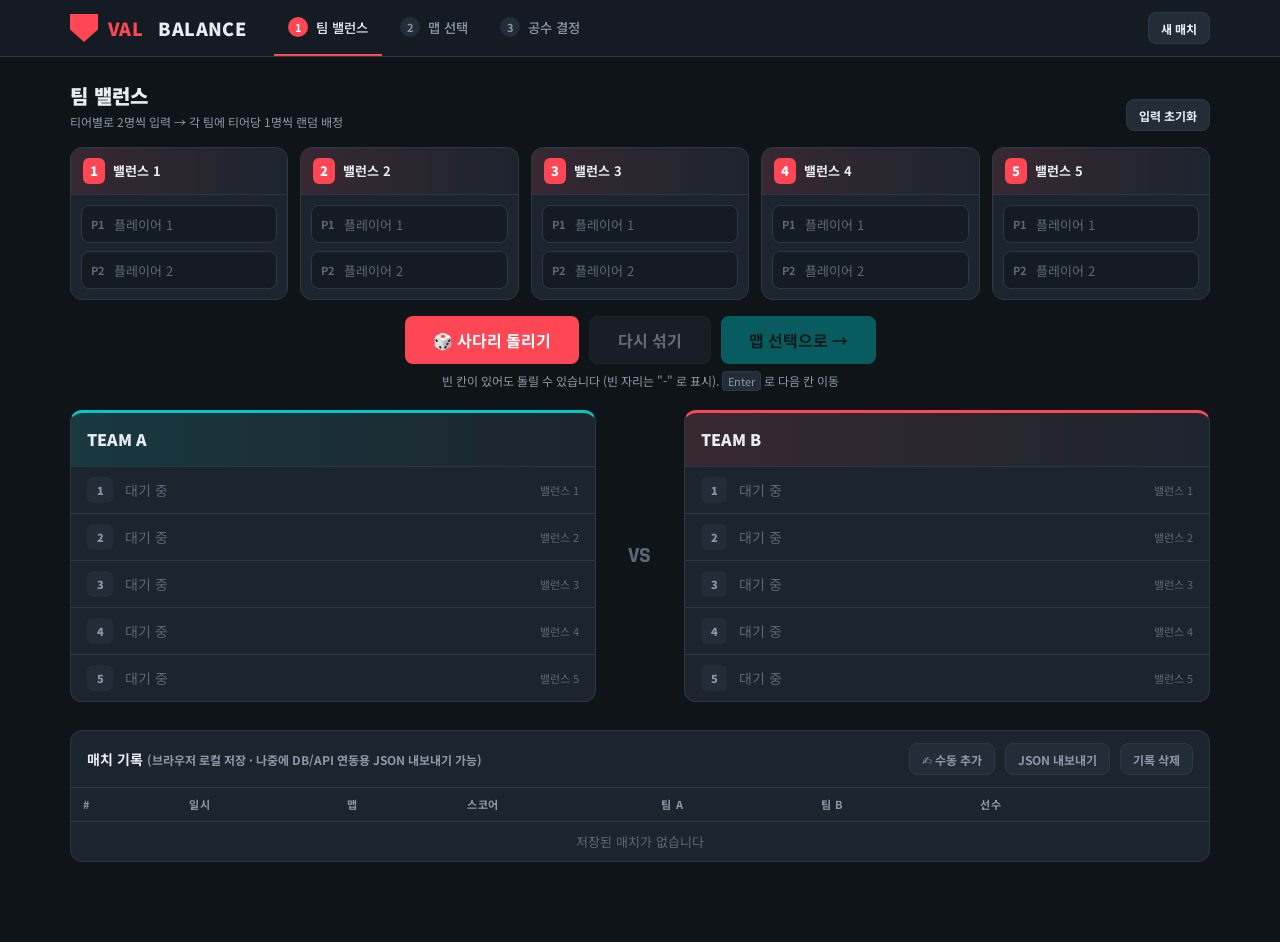
<file: valorant-balance.html>
<!DOCTYPE html>
<html lang="ko">
<head>
<meta charset="UTF-8">
<meta name="viewport" content="width=device-width, initial-scale=1.0">
<title>VAL Balance — 팀 밸런스 사다리</title>
<link rel="preconnect" href="https://fonts.googleapis.com">
<link href="https://fonts.googleapis.com/css2?family=Noto+Sans+KR:wght@400;500;700;900&family=Rajdhani:wght@600;700&display=swap" rel="stylesheet">
<style>
  :root{
    --bg:#0f1419; --bg2:#151b22; --card:#1c242d; --card2:#232d38; --line:#2c3845;
    --text:#e8edf3; --sub:#8b98a8; --muted:#5b6876;
    --red:#ff4655; --red2:#ff6b77; --teal:#00c8c8; --teal2:#3ee0e0; --gold:#f5c451; --green:#3ddc84;
    --atk:#ff4655; --def:#3b9cff;
    --radius:12px;
  }
  *{box-sizing:border-box;margin:0;padding:0}
  html,body{background:var(--bg);color:var(--text);font-family:'Noto Sans KR',system-ui,-apple-system,sans-serif;font-size:14px;line-height:1.5}
  button{font-family:inherit;cursor:pointer;border:none;background:none;color:inherit}
  input{font-family:inherit;color:inherit}
  input:focus,button:focus-visible{outline:2px solid var(--teal);outline-offset:1px}
  .rj{font-family:'Rajdhani','Noto Sans KR',sans-serif;letter-spacing:.04em}

  /* ===== header ===== */
  header{position:sticky;top:0;z-index:50;background:var(--bg2);border-bottom:1px solid var(--line)}
  .hwrap{max-width:1180px;margin:0 auto;padding:0 20px;height:56px;display:flex;align-items:center;gap:28px}
  .logo{display:flex;align-items:center;gap:10px;font-weight:900;font-size:18px;letter-spacing:.02em;white-space:nowrap}
  .logo .mark{width:28px;height:28px;background:var(--red);clip-path:polygon(0 0,100% 0,100% 55%,50% 100%,0 55%);display:inline-block}
  .logo span.v{color:var(--red)}
  nav{display:flex;gap:4px;height:100%}
  nav .tab{height:100%;padding:0 14px;display:flex;align-items:center;gap:8px;color:var(--sub);font-weight:500;border-bottom:2px solid transparent;transition:.15s}
  nav .tab .n{width:20px;height:20px;border-radius:50%;background:var(--card2);color:var(--sub);display:inline-flex;align-items:center;justify-content:center;font-size:11px;font-weight:700}
  nav .tab.active{color:var(--text);border-bottom-color:var(--red)}
  nav .tab.active .n{background:var(--red);color:#fff}
  nav .tab.done .n{background:var(--teal);color:#06282a}
  nav .tab.done .n::before{content:'✓'}
  nav .tab.done .n span{display:none}
  .hright{margin-left:auto;display:flex;gap:8px;align-items:center}

  /* ===== layout ===== */
  main{max-width:1180px;margin:0 auto;padding:24px 20px 80px}
  section.step{display:none;animation:fade .25s ease}
  section.step.show{display:block}
  @keyframes fade{from{opacity:0;transform:translateY(6px)}to{opacity:1;transform:none}}
  .sec-head{display:flex;align-items:flex-end;justify-content:space-between;margin-bottom:16px;gap:12px;flex-wrap:wrap}
  .sec-head h2{font-size:20px;font-weight:900}
  .sec-head h2 small{display:block;font-size:12px;color:var(--sub);font-weight:400;margin-top:2px}
  .card{background:var(--card);border:1px solid var(--line);border-radius:var(--radius)}
  .card .ch{padding:12px 16px;border-bottom:1px solid var(--line);display:flex;align-items:center;justify-content:space-between;gap:8px}
  .card .ch h3{font-size:14px;font-weight:700}
  .card .cb{padding:16px}

  /* ===== buttons ===== */
  .btn{display:inline-flex;align-items:center;justify-content:center;gap:8px;height:40px;padding:0 18px;border-radius:8px;font-weight:700;font-size:14px;transition:.15s;white-space:nowrap}
  .btn:disabled{opacity:.4;cursor:not-allowed}
  .btn.primary{background:var(--red);color:#fff}
  .btn.primary:hover:not(:disabled){background:var(--red2)}
  .btn.teal{background:var(--teal);color:#06282a}
  .btn.teal:hover:not(:disabled){background:var(--teal2)}
  .btn.ghost{background:var(--card2);color:var(--text);border:1px solid var(--line)}
  .btn.ghost:hover:not(:disabled){border-color:var(--sub)}
  .btn.sm{height:32px;padding:0 12px;font-size:12px}
  .btn.lg{height:48px;padding:0 28px;font-size:16px}
  .btn-row{display:flex;gap:10px;flex-wrap:wrap;align-items:center}

  /* ===== step 1: tiers ===== */
  .tier-grid{display:grid;grid-template-columns:repeat(5,1fr);gap:12px}
  .tier{background:var(--card);border:1px solid var(--line);border-radius:var(--radius);overflow:hidden}
  .tier .th{padding:10px 12px;display:flex;align-items:center;gap:8px;border-bottom:1px solid var(--line);background:linear-gradient(90deg,rgba(255,70,85,.12),transparent)}
  .tier .th .badge{width:26px;height:26px;border-radius:6px;background:var(--red);color:#fff;font-weight:900;display:flex;align-items:center;justify-content:center;font-size:13px}
  .tier .th input{background:transparent;border:none;font-weight:700;font-size:13px;width:100%;padding:2px 0;border-bottom:1px dashed transparent}
  .tier .th input:hover,.tier .th input:focus{border-bottom-color:var(--muted);outline:none}
  .tier .tb{padding:10px;display:flex;flex-direction:column;gap:8px}
  .pin{position:relative}
  .pin input{width:100%;height:38px;background:var(--bg2);border:1px solid var(--line);border-radius:8px;padding:0 10px 0 32px;font-size:13px}
  .pin input::placeholder{color:var(--muted)}
  .pin input:focus{border-color:var(--teal)}
  .pin::before{content:attr(data-i);position:absolute;left:10px;top:50%;transform:translateY(-50%);font-size:11px;color:var(--muted);font-weight:700}

  .team-wrap{display:grid;grid-template-columns:1fr 64px 1fr;gap:12px;margin-top:20px;align-items:stretch}
  .team{background:var(--card);border:1px solid var(--line);border-radius:var(--radius);overflow:hidden;position:relative}
  .team.a{border-top:3px solid var(--teal)}
  .team.b{border-top:3px solid var(--red)}
  .team .th{padding:12px 16px;display:flex;align-items:center;justify-content:space-between;border-bottom:1px solid var(--line)}
  .team .th input{background:transparent;border:none;font-size:16px;font-weight:900;width:100%;border-bottom:1px dashed transparent;padding:2px 0}
  .team .th input:hover,.team .th input:focus{border-bottom-color:var(--muted);outline:none}
  .team.a .th{background:linear-gradient(90deg,rgba(0,200,200,.12),transparent)}
  .team.b .th{background:linear-gradient(90deg,rgba(255,70,85,.12),transparent)}
  .side-tag{font-size:11px;font-weight:900;padding:3px 8px;border-radius:4px;letter-spacing:.08em;display:none}
  .side-tag.atk{background:var(--atk);color:#fff;display:inline-block}
  .side-tag.def{background:var(--def);color:#fff;display:inline-block}
  .team ul{list-style:none}
  .team li{display:flex;align-items:center;gap:12px;padding:10px 16px;border-bottom:1px solid var(--line)}
  .team li:last-child{border-bottom:none}
  .team li .t{width:26px;height:26px;border-radius:6px;background:var(--card2);color:var(--sub);font-size:11px;font-weight:900;display:flex;align-items:center;justify-content:center;flex-shrink:0}
  .team li .nm{font-weight:700;font-size:14px;min-height:21px}
  .team li .nm.empty{color:var(--muted);font-weight:400}
  .team li .nm.rolling{color:var(--gold)}
  .team li .tl{margin-left:auto;font-size:11px;color:var(--muted)}
  .vs{display:flex;align-items:center;justify-content:center;font-weight:900;font-size:22px;color:var(--muted)}
  .vs.done{color:var(--gold)}

  /* ladder lines */
  .ladder{position:absolute;inset:0;pointer-events:none;opacity:0;transition:.2s}
  .ladder.on{opacity:.25}
  .ladder i{position:absolute;left:0;right:0;height:1px;background:repeating-linear-gradient(90deg,var(--teal) 0 6px,transparent 6px 12px);animation:slide .4s linear infinite}
  @keyframes slide{to{background-position:12px 0}}

  /* ===== step 2: map ===== */
  .map-layout{display:grid;grid-template-columns:1fr 340px;gap:16px}
  .map-stage{min-height:360px;border-radius:var(--radius);border:1px solid var(--line);position:relative;overflow:hidden;display:flex;flex-direction:column;justify-content:flex-end;padding:28px;background:var(--card)}
  .map-stage::before{content:'';position:absolute;inset:0;background:var(--mapbg,linear-gradient(135deg,#1c242d,#0f1419));transition:background .3s}
  .map-stage::after{content:'';position:absolute;inset:0;background:linear-gradient(180deg,transparent 30%,rgba(10,14,18,.92));}
  .map-stage .grid-bg{position:absolute;inset:0;background-image:linear-gradient(rgba(255,255,255,.04) 1px,transparent 1px),linear-gradient(90deg,rgba(255,255,255,.04) 1px,transparent 1px);background-size:40px 40px}
  .map-stage>*{position:relative;z-index:1}
  .map-stage .lbl{font-size:12px;color:var(--sub);font-weight:700;letter-spacing:.2em;text-transform:uppercase}
  .map-stage .mname{font-size:56px;font-weight:700;line-height:1;margin:6px 0 4px;letter-spacing:.06em;text-transform:uppercase}
  .map-stage .mname.rolling{color:var(--gold)}
  .map-stage .mname.locked{color:var(--teal)}
  .map-stage .mko{font-size:16px;color:var(--sub);font-weight:500}
  .map-stage .lock{position:absolute;top:18px;right:18px;background:var(--teal);color:#06282a;font-weight:900;font-size:12px;padding:4px 10px;border-radius:4px;letter-spacing:.1em;display:none}
  .map-stage.locked .lock{display:block}
  .pool{display:flex;flex-direction:column;gap:6px}
  .chip{display:flex;align-items:center;gap:10px;padding:8px 10px;border-radius:8px;border:1px solid var(--line);background:var(--bg2);transition:.15s;text-align:left;width:100%}
  .chip:hover{border-color:var(--sub)}
  .chip .sw{width:10px;height:10px;border-radius:2px;background:var(--mc,#888);flex-shrink:0}
  .chip .en{font-weight:700;font-size:13px;letter-spacing:.04em}
  .chip .ko{color:var(--sub);font-size:12px;margin-left:auto}
  .chip .ck{width:16px;height:16px;border-radius:4px;border:1px solid var(--muted);display:flex;align-items:center;justify-content:center;font-size:10px;flex-shrink:0}
  .chip.on .ck{background:var(--teal);border-color:var(--teal);color:#06282a}
  .chip.on .ck::before{content:'✓'}
  .chip.off{opacity:.45}
  .chip.hot{border-color:var(--gold);background:rgba(245,196,81,.08)}

  /* ===== step 3: side ===== */
  .side-layout{display:grid;grid-template-columns:1fr auto 1fr;gap:20px;align-items:center;margin-top:8px}
  .side-card{border-radius:var(--radius);border:1px solid var(--line);background:var(--card);padding:24px;text-align:center;min-height:200px;display:flex;flex-direction:column;justify-content:center;gap:8px;transition:.3s}
  .side-card .tn{font-size:18px;font-weight:900}
  .side-card .sd{font-size:40px;font-weight:700;letter-spacing:.1em;color:var(--muted)}
  .side-card .sk{font-size:13px;color:var(--sub)}
  .side-card.atk{border-color:var(--atk);background:linear-gradient(180deg,rgba(255,70,85,.14),var(--card))}
  .side-card.atk .sd{color:var(--atk)}
  .side-card.def{border-color:var(--def);background:linear-gradient(180deg,rgba(59,156,255,.14),var(--card))}
  .side-card.def .sd{color:var(--def)}
  .coin{width:120px;height:120px;perspective:600px}
  .coin .inner{width:100%;height:100%;position:relative;transform-style:preserve-3d;transition:transform 1.6s cubic-bezier(.2,.8,.2,1)}
  .coin .f{position:absolute;inset:0;border-radius:50%;display:flex;align-items:center;justify-content:center;font-weight:700;font-size:30px;letter-spacing:.1em;backface-visibility:hidden;border:4px solid rgba(255,255,255,.15)}
  .coin .f.atk{background:var(--atk);color:#fff}
  .coin .f.def{background:var(--def);color:#fff;transform:rotateY(180deg)}
  .coin.idle .inner{transform:rotateY(90deg)}

  /* ===== summary ===== */
  .summary{margin-top:20px;border-radius:var(--radius);border:1px solid var(--line);background:var(--card);overflow:hidden}
  .summary .sh{padding:12px 16px;border-bottom:1px solid var(--line);display:flex;justify-content:space-between;align-items:center;gap:8px;flex-wrap:wrap}
  .summary .sh h3{font-size:14px;font-weight:700}
  .sum-grid{display:grid;grid-template-columns:1fr 1fr;gap:0}
  .sum-team{padding:16px}
  .sum-team+.sum-team{border-left:1px solid var(--line)}
  .sum-team .ht{display:flex;align-items:center;gap:8px;margin-bottom:10px;font-weight:900;font-size:15px}
  .sum-team .pl{display:flex;justify-content:space-between;padding:6px 0;border-bottom:1px dashed var(--line);font-size:13px}
  .sum-team .pl:last-child{border-bottom:none}
  .sum-team .pl .tt{color:var(--muted);font-size:11px}
  .sum-map{padding:12px 16px;border-top:1px solid var(--line);display:flex;align-items:center;gap:12px;font-weight:700}
  .sum-map .dot{width:10px;height:10px;border-radius:2px}
  pre.copybox{display:none}

  /* ===== history ===== */
  .hist{margin-top:28px}
  .hist table{width:100%;border-collapse:collapse;font-size:13px}
  .hist th{font-size:11px;color:var(--sub);font-weight:700;text-align:left;padding:8px 12px;border-bottom:1px solid var(--line);letter-spacing:.06em}
  .hist td{padding:10px 12px;border-bottom:1px solid var(--line);vertical-align:middle}
  .hist tr:last-child td{border-bottom:none}
  .hist .mp{font-weight:700}
  .hist .sm{font-size:12px;color:var(--sub)}
  .pill{display:inline-block;font-size:10px;font-weight:900;padding:2px 6px;border-radius:3px;color:#fff;letter-spacing:.06em}
  .pill.atk{background:var(--atk)}.pill.def{background:var(--def)}
  .empty-row{color:var(--muted);text-align:center;padding:24px}

  /* ===== score ===== */
  .sum-score{padding:14px 16px;border-top:1px solid var(--line);display:flex;align-items:center;justify-content:center;gap:12px}
  .sum-score .sc-name{font-weight:700;font-size:13px;color:var(--sub);max-width:140px;overflow:hidden;text-overflow:ellipsis;white-space:nowrap}
  .sum-score input{width:70px;height:46px;background:var(--bg2);border:1px solid var(--line);border-radius:8px;text-align:center;font-size:22px;font-weight:700;font-family:'Rajdhani','Noto Sans KR',sans-serif}
  .sum-score input:focus{border-color:var(--teal);outline:none}
  .sum-score input::-webkit-outer-spin-button,.sum-score input::-webkit-inner-spin-button{-webkit-appearance:none;margin:0}
  .sum-score input[type=number]{-moz-appearance:textfield;appearance:textfield}
  .sum-score .sc-colon{font-size:20px;font-weight:900;color:var(--muted)}
  .hist td.score{font-weight:700;white-space:nowrap;font-size:14px;cursor:pointer}
  .hist td.score:hover{background:rgba(255,255,255,.03)}
  .hist td.score .w{color:var(--gold)}
  .hist td.score input{width:44px;height:28px;background:var(--bg2);border:1px solid var(--line);border-radius:6px;text-align:center;font-size:13px;font-weight:700}
  .hist td.score input:focus{border-color:var(--teal);outline:none}
  .hist td.mp{cursor:pointer}
  .hist td.mp:hover{background:rgba(255,255,255,.03)}
  .hist td.mp select{height:28px;background:var(--bg2);border:1px solid var(--line);border-radius:6px;font-size:12px;color:var(--text);padding:0 6px;color-scheme:dark}
  .hist td.mp select:focus{border-color:var(--teal);outline:none}
  .hist td.dt{cursor:pointer}
  .hist td.dt:hover{background:rgba(255,255,255,.03)}
  .hist td.dt input{height:28px;background:var(--bg2);border:1px solid var(--line);border-radius:6px;font-size:12px;color:var(--text);padding:0 6px;color-scheme:dark}
  .hist td.dt input:focus{border-color:var(--teal);outline:none}

  /* ===== manual add ===== */
  [hidden]{display:none!important}
  .manual-form{padding:14px 16px;border-bottom:1px solid var(--line);background:var(--bg2)}
  .mf-grid{display:grid;grid-template-columns:repeat(4,1fr);gap:10px}
  .mf-grid label{display:flex;flex-direction:column;gap:4px;font-size:11px;color:var(--sub);font-weight:700}
  .mf-grid label.wide{grid-column:span 2}
  .mf-grid input,.mf-grid select{height:36px;background:var(--card);border:1px solid var(--line);border-radius:8px;padding:0 10px;font-size:13px;color:var(--text);color-scheme:dark;width:100%}
  .mf-grid input:focus,.mf-grid select:focus{border-color:var(--teal);outline:none}
  .mf-score{display:flex;align-items:center;gap:6px}
  .mf-score input{text-align:center}
  .mf-score span{color:var(--muted);font-weight:900}

  .toast{position:fixed;left:50%;bottom:28px;transform:translateX(-50%) translateY(20px);background:var(--card2);border:1px solid var(--line);padding:10px 18px;border-radius:8px;font-weight:700;opacity:0;transition:.2s;pointer-events:none;z-index:99}
  .toast.on{opacity:1;transform:translateX(-50%)}
  .hint{font-size:12px;color:var(--sub)}
  .kbd{font-size:11px;background:var(--card2);border:1px solid var(--line);border-radius:4px;padding:1px 5px;color:var(--sub)}

  @media (max-width:980px){
    .tier-grid{grid-template-columns:repeat(2,1fr)}
    .map-layout{grid-template-columns:1fr}
    .map-stage .mname{font-size:40px}
  }
  @media (max-width:640px){
    .hwrap{gap:12px;padding:0 12px}
    nav .tab{padding:0 8px;font-size:12px}
    nav .tab .lbl{display:none}
    main{padding:16px 12px 60px}
    .tier-grid{grid-template-columns:1fr}
    .team-wrap{grid-template-columns:1fr;gap:8px}
    .vs{height:28px}
    .side-layout{grid-template-columns:1fr}
    .coin{margin:0 auto}
    .sum-grid{grid-template-columns:1fr}
    .sum-team+.sum-team{border-left:none;border-top:1px solid var(--line)}
    .hist .hide-m{display:none}
    .mf-grid{grid-template-columns:1fr 1fr}
  }
</style>
</head>
<body>

<header>
  <div class="hwrap">
    <div class="logo"><span class="mark"></span><span class="v">VAL</span>&nbsp;BALANCE</div>
    <nav id="nav">
      <button class="tab active" data-step="1"><span class="n"><span>1</span></span><span class="lbl">팀 밸런스</span></button>
      <button class="tab" data-step="2"><span class="n"><span>2</span></span><span class="lbl">맵 선택</span></button>
      <button class="tab" data-step="3"><span class="n"><span>3</span></span><span class="lbl">공수 결정</span></button>
    </nav>
    <div class="hright">
      <button class="btn ghost sm" id="btnReset">새 매치</button>
    </div>
  </div>
</header>

<main>
  <!-- ================= STEP 1 ================= -->
  <section class="step show" id="step1">
    <div class="sec-head">
      <h2>팀 밸런스 <small>티어별로 2명씩 입력 → 각 팀에 티어당 1명씩 랜덤 배정</small></h2>
      <div class="btn-row">
        <button class="btn ghost sm" id="btnClearPlayers">입력 초기화</button>
      </div>
    </div>

    <div class="tier-grid" id="tierGrid"></div>

    <div class="btn-row" style="margin-top:16px;justify-content:center">
      <button class="btn primary lg" id="btnShuffle">🎲 사다리 돌리기</button>
      <button class="btn ghost lg" id="btnReshuffle" disabled>다시 섞기</button>
      <button class="btn teal lg" id="btnToMap" disabled>맵 선택으로 →</button>
    </div>
    <p class="hint" style="text-align:center;margin-top:8px">빈 칸이 있어도 돌릴 수 있습니다 (빈 자리는 "-" 로 표시). <span class="kbd">Enter</span> 로 다음 칸 이동</p>

    <div class="team-wrap">
      <div class="team a" id="teamA">
        <div class="th"><input id="nameA" value="TEAM A" maxlength="16"><span class="side-tag" id="tagA"></span></div>
        <ul id="listA"></ul>
        <div class="ladder" id="ladderA"></div>
      </div>
      <div class="vs rj" id="vs">VS</div>
      <div class="team b" id="teamB">
        <div class="th"><input id="nameB" value="TEAM B" maxlength="16"><span class="side-tag" id="tagB"></span></div>
        <ul id="listB"></ul>
        <div class="ladder" id="ladderB"></div>
      </div>
    </div>
  </section>

  <!-- ================= STEP 2 ================= -->
  <section class="step" id="step2">
    <div class="sec-head">
      <h2>맵 선택 <small>맵 풀에서 랜덤 선택. 마음에 안 들면 다시 돌리고, 확정하면 공수 결정으로 넘어갑니다</small></h2>
    </div>
    <div class="map-layout">
      <div>
        <div class="map-stage" id="mapStage">
          <div class="grid-bg"></div>
          <span class="lock">LOCKED</span>
          <div class="lbl">Random Map</div>
          <div class="mname rj" id="mapName">?</div>
          <div class="mko" id="mapKo">맵 풀에서 랜덤으로 뽑습니다</div>
        </div>
        <div class="btn-row" style="margin-top:14px;justify-content:center">
          <button class="btn primary lg" id="btnRollMap">🗺️ 맵 돌리기</button>
          <button class="btn ghost lg" id="btnRerollMap" disabled>다시 돌리기</button>
          <button class="btn teal lg" id="btnLockMap" disabled>맵 확정 → 공수 결정</button>
        </div>
      </div>
      <div class="card">
        <div class="ch"><h3>맵 풀 <span class="hint" id="poolCount"></span></h3>
          <div class="btn-row"><button class="btn ghost sm" id="poolAll">전체</button><button class="btn ghost sm" id="poolActive">현 로테</button></div>
        </div>
        <div class="cb"><div class="pool" id="pool"></div></div>
      </div>
    </div>
  </section>

  <!-- ================= STEP 3 ================= -->
  <section class="step" id="step3">
    <div class="sec-head">
      <h2>공수 결정 <small id="sideSub">코인을 던져 첫 라운드 공격/수비를 랜덤으로 정합니다</small></h2>
    </div>
    <div class="side-layout">
      <div class="side-card" id="sideA"><div class="tn" id="sideNameA">TEAM A</div><div class="sd rj" id="sideSdA">—</div><div class="sk" id="sideSkA">&nbsp;</div></div>
      <div class="coin idle" id="coin"><div class="inner"><div class="f atk rj">ATK</div><div class="f def rj">DEF</div></div></div>
      <div class="side-card" id="sideB"><div class="tn" id="sideNameB">TEAM B</div><div class="sd rj" id="sideSdB">—</div><div class="sk" id="sideSkB">&nbsp;</div></div>
    </div>
    <div class="btn-row" style="margin-top:18px;justify-content:center">
      <button class="btn primary lg" id="btnFlip">🪙 공수 정하기</button>
      <button class="btn ghost" id="btnReflip" disabled>다시 던지기</button>
    </div>

    <div class="summary" id="summary" style="display:none">
      <div class="sh"><h3>매치 요약</h3>
        <div class="btn-row">
          <button class="btn ghost sm" id="btnRematch">🔁 같은 팀 한판 더</button>
          <button class="btn ghost sm" id="btnCopy">📋 결과 복사</button>
          <button class="btn teal sm" id="btnSave">💾 기록 저장</button>
        </div>
      </div>
      <div class="sum-grid">
        <div class="sum-team" id="sumA"></div>
        <div class="sum-team" id="sumB"></div>
      </div>
      <div class="sum-score">
        <span class="sc-name" id="scNameA"></span>
        <input id="scoreA" type="number" min="0" max="99" placeholder="–" title="팀 A 스코어">
        <span class="sc-colon rj">:</span>
        <input id="scoreB" type="number" min="0" max="99" placeholder="–" title="팀 B 스코어">
        <span class="sc-name" id="scNameB"></span>
      </div>
      <div class="sum-map" id="sumMap"></div>
    </div>
  </section>

  <!-- ================= HISTORY ================= -->
  <div class="hist card">
    <div class="ch"><h3>매치 기록 <span class="hint">(브라우저 로컬 저장 · 나중에 DB/API 연동용 JSON 내보내기 가능)</span></h3>
      <div class="btn-row">
        <button class="btn ghost sm" id="btnManual">✍️ 수동 추가</button>
        <button class="btn ghost sm" id="btnExport">JSON 내보내기</button>
        <button class="btn ghost sm" id="btnClearHist">기록 삭제</button>
      </div>
    </div>
    <div class="manual-form" id="manualForm" hidden>
      <div class="mf-grid">
        <label>맵<select id="mfMap"></select></label>
        <label>일시<input id="mfDate" type="datetime-local"></label>
        <label>팀 A 이름<input id="mfNameA" maxlength="16"></label>
        <label>팀 B 이름<input id="mfNameB" maxlength="16"></label>
        <label>팀 A 시작<select id="mfSideA"><option value="ATK">공격 (ATK)</option><option value="DEF">수비 (DEF)</option></select></label>
        <label>스코어 (A : B)<span class="mf-score"><input id="mfScoreA" type="number" min="0" max="99" placeholder="A"><span>:</span><input id="mfScoreB" type="number" min="0" max="99" placeholder="B"></span></label>
        <label class="wide">팀 A 선수 (쉼표 구분 · 선택)<input id="mfPlayersA" placeholder="예: 플레이어1, 플레이어2"></label>
        <label class="wide">팀 B 선수 (쉼표 구분 · 선택)<input id="mfPlayersB" placeholder=""></label>
      </div>
      <div class="btn-row" style="margin-top:10px;justify-content:flex-end">
        <button class="btn ghost sm" id="mfCancel">취소</button>
        <button class="btn teal sm" id="mfSave">기록 추가</button>
      </div>
    </div>
    <div style="overflow-x:auto">
      <table>
        <thead><tr><th>#</th><th class="hide-m">일시</th><th>맵</th><th>스코어</th><th>팀 A</th><th>팀 B</th><th class="hide-m">선수</th><th></th></tr></thead>
        <tbody id="histBody"></tbody>
      </table>
    </div>
  </div>
</main>

<div class="toast" id="toast"></div>

<script>
/* =========================================================
   VAL BALANCE — 단일 파일 / 외부 의존성 없음
   데이터 모델은 추후 DB/API 연동을 염두에 두고 JSON 직렬화 가능하게 유지
   ========================================================= */
const TIERS = 5;
const LS = {
  players:'vb.players.v1', tierNames:'vb.tierNames.v1', teamNames:'vb.teamNames.v1',
  pool:'vb.pool.v1', history:'vb.history.v1', session:'vb.session.v1'
};

// 발로란트 맵 (active: 2026 기준 대략적 로테 — 필요 시 체크박스로 조정)
const MAPS = [
  {id:'ascent',   en:'ASCENT',   ko:'어센트',   color:'#7fb3a6', bg:'linear-gradient(135deg,#1e3a34,#0f1419)', active:true},
  {id:'bind',     en:'BIND',     ko:'바인드',   color:'#d9a066', bg:'linear-gradient(135deg,#4a3320,#0f1419)', active:true},
  {id:'haven',    en:'HAVEN',    ko:'헤이븐',   color:'#c2b280', bg:'linear-gradient(135deg,#3f3a24,#0f1419)', active:true},
  {id:'split',    en:'SPLIT',    ko:'스플릿',   color:'#6ec1e4', bg:'linear-gradient(135deg,#1e3448,#0f1419)', active:true},
  {id:'icebox',   en:'ICEBOX',   ko:'아이스박스',color:'#a8d8ea', bg:'linear-gradient(135deg,#253d4d,#0f1419)', active:false},
  {id:'breeze',   en:'BREEZE',   ko:'브리즈',   color:'#5dd0c2', bg:'linear-gradient(135deg,#1f4a46,#0f1419)', active:false},
  {id:'fracture', en:'FRACTURE', ko:'프랙처',   color:'#c76f5c', bg:'linear-gradient(135deg,#4a2a24,#0f1419)', active:false},
  {id:'pearl',    en:'PEARL',    ko:'펄',       color:'#7ea6e0', bg:'linear-gradient(135deg,#223050,#0f1419)', active:true},
  {id:'lotus',    en:'LOTUS',    ko:'로터스',   color:'#c58bd9', bg:'linear-gradient(135deg,#3d2a4a,#0f1419)', active:true},
  {id:'sunset',   en:'SUNSET',   ko:'선셋',     color:'#f08a4b', bg:'linear-gradient(135deg,#4d2d1c,#0f1419)', active:true},
  {id:'abyss',    en:'ABYSS',    ko:'어비스',   color:'#5b6fd6', bg:'linear-gradient(135deg,#1f2550,#0f1419)', active:false},
  {id:'corrode',  en:'CORRODE',  ko:'코로드',   color:'#9fb84a', bg:'linear-gradient(135deg,#3a4420,#0f1419)', active:true},
];

const $ = s=>document.querySelector(s);
const load = (k,d)=>{try{const v=JSON.parse(localStorage.getItem(k));return v??d}catch{return d}};
const save = (k,v)=>{try{localStorage.setItem(k,JSON.stringify(v))}catch{}};
const rnd = n=>Math.floor(Math.random()*n);
const esc = s=>String(s).replace(/[&<>"']/g,c=>({'&':'&amp;','<':'&lt;','>':'&gt;','"':'&quot;',"'":'&#39;'}[c]));
let toastT; const toast=m=>{const t=$('#toast');t.textContent=m;t.classList.add('on');clearTimeout(toastT);toastT=setTimeout(()=>t.classList.remove('on'),1800)};

// ---------- state ----------
const state = {
  step:1,
  players: load(LS.players, Array.from({length:TIERS},()=>['',''])),
  tierNames: load(LS.tierNames, Array.from({length:TIERS},(_,i)=>`밸런스 ${i+1}`)),
  teamNames: load(LS.teamNames, ['TEAM A','TEAM B']),
  pool: load(LS.pool, MAPS.filter(m=>m.active).map(m=>m.id)),
  teams:null,     // {A:[{tier,name}], B:[...]}
  map:null,       // map id
  mapLocked:false,
  sides:null,     // {A:'ATK'|'DEF', B:...}
  history: load(LS.history, []),
  busy:false,
  savedCurrent:false, // 현재 매치가 이미 기록 저장됐는지 (중복 저장 방지)
};

// ---------- step nav ----------
function setStep(n){
  state.step=n;
  document.querySelectorAll('section.step').forEach(s=>s.classList.toggle('show', s.id==='step'+n));
  document.querySelectorAll('#nav .tab').forEach(t=>{
    const s=+t.dataset.step;
    t.classList.toggle('active', s===n);
    const done = (s===1&&state.teams) || (s===2&&state.mapLocked) || (s===3&&state.sides);
    t.classList.toggle('done', !!done && s!==n);
  });
  window.scrollTo({top:0,behavior:'smooth'});
  persistSession();
}
document.querySelectorAll('#nav .tab').forEach(t=>t.addEventListener('click',()=>{
  const s=+t.dataset.step;
  if(s===2 && !state.teams) return toast('먼저 팀을 섞어주세요');
  if(s===3 && !state.mapLocked) return toast('먼저 맵을 확정해주세요');
  setStep(s);
}));

// ---------- step 1: tiers ----------
function renderTiers(){
  const g=$('#tierGrid'); g.innerHTML='';
  for(let t=0;t<TIERS;t++){
    const el=document.createElement('div'); el.className='tier';
    el.innerHTML=`
      <div class="th"><span class="badge">${t+1}</span><input data-tn="${t}" value="${esc(state.tierNames[t])}" maxlength="12" title="티어 이름 수정"></div>
      <div class="tb">
        <div class="pin" data-i="P1"><input data-t="${t}" data-p="0" placeholder="플레이어 1" value="${esc(state.players[t][0])}" maxlength="20" autocomplete="off"></div>
        <div class="pin" data-i="P2"><input data-t="${t}" data-p="1" placeholder="플레이어 2" value="${esc(state.players[t][1])}" maxlength="20" autocomplete="off"></div>
      </div>`;
    g.appendChild(el);
  }
  g.querySelectorAll('input[data-t]').forEach(inp=>{
    inp.addEventListener('input',()=>{state.players[+inp.dataset.t][+inp.dataset.p]=inp.value.trim();save(LS.players,state.players);invalidateTeams();});
    inp.addEventListener('keydown',e=>{
      if(e.key==='Enter'){e.preventDefault();const all=[...g.querySelectorAll('input[data-t]')];const i=all.indexOf(inp);(all[i+1]||$('#btnShuffle')).focus();}
    });
  });
  g.querySelectorAll('input[data-tn]').forEach(inp=>inp.addEventListener('input',()=>{state.tierNames[+inp.dataset.tn]=inp.value;save(LS.tierNames,state.tierNames);renderTeams();}));
}
function invalidateTeams(){
  if(state.teams){ state.teams=null; state.map=null; state.mapLocked=false; state.sides=null; state.savedCurrent=false; clearScore(); renderTeams(); syncButtons(); persistSession(); }
}
const nm = (t,p)=>state.players[t][p]||'-';

function renderTeams(rollingNames){
  const build=(list,arr)=>{
    list.innerHTML='';
    for(let t=0;t<TIERS;t++){
      const li=document.createElement('li');
      const name = rollingNames ? rollingNames(t) : (state.teams ? state.teams[list===listA?'A':'B'][t].name : '');
      li.innerHTML=`<span class="t">${t+1}</span><span class="nm ${!name?'empty':''} ${rollingNames?'rolling':''}">${name?esc(name):'대기 중'}</span><span class="tl">${esc(state.tierNames[t])}</span>`;
      list.appendChild(li);
    }
  };
  const listA=$('#listA'), listB=$('#listB');
  build(listA); build(listB);
  $('#vs').classList.toggle('done', !!state.teams);
  renderSideTags();
}
function renderSideTags(){
  const a=$('#tagA'),b=$('#tagB');
  a.className='side-tag'; b.className='side-tag'; a.textContent=''; b.textContent='';
  if(state.sides){
    a.classList.add(state.sides.A.toLowerCase()); a.textContent=state.sides.A;
    b.classList.add(state.sides.B.toLowerCase()); b.textContent=state.sides.B;
  }
}
function buildLadders(){
  ['#ladderA','#ladderB'].forEach(sel=>{const l=$(sel);l.innerHTML='';for(let i=0;i<TIERS;i++){const s=document.createElement('i');s.style.top=(52+i*42+20)+'px';l.appendChild(s);}});
}

function shuffleTeams(){
  if(state.busy) return;
  const filled = state.players.flat().filter(Boolean).length;
  if(filled===0) return toast('플레이어를 한 명 이상 입력해주세요');
  state.busy=true; syncButtons();
  state.teams=null; state.map=null; state.mapLocked=false; state.sides=null;
  $('#ladderA').classList.add('on'); $('#ladderB').classList.add('on');

  // 최종 결과 미리 결정 (티어별 코인 플립)
  const flips = Array.from({length:TIERS},()=>rnd(2));
  const final = {A:[],B:[]};
  for(let t=0;t<TIERS;t++){
    const a=flips[t], b=1-a;
    final.A.push({tier:t+1, tierName:state.tierNames[t], name:nm(t,a)});
    final.B.push({tier:t+1, tierName:state.tierNames[t], name:nm(t,b)});
  }
  // 사다리 애니메이션: 이름이 왔다갔다 하다가 윗 티어부터 순차 확정
  let tick=0; const settled=new Array(TIERS).fill(false);
  const listA=$('#listA'), listB=$('#listB');
  const iv=setInterval(()=>{
    tick++;
    const settleIdx=Math.floor(tick/6)-1; // 6틱(~480ms)마다 한 티어 확정
    if(settleIdx>=0 && settleIdx<TIERS) settled[settleIdx]=true;
    const rows=[...listA.children], rowsB=[...listB.children];
    for(let t=0;t<TIERS;t++){
      const r=rows[t].querySelector('.nm'), rb=rowsB[t].querySelector('.nm');
      if(settled[t]){
        r.textContent=final.A[t].name; rb.textContent=final.B[t].name; r.className='nm'; rb.className='nm';
      }else{
        const f=tick%2; r.textContent=nm(t,f); rb.textContent=nm(t,1-f); r.className='nm rolling'; rb.className='nm rolling';
      }
    }
    if(settled.every(Boolean)){
      clearInterval(iv);
      state.teams=final; state.busy=false; state.savedCurrent=false; clearScore();
      $('#ladderA').classList.remove('on'); $('#ladderB').classList.remove('on');
      renderTeams(); syncButtons(); setStep(1);
      toast('팀 배정 완료!');
    }
  },80);
}

// ---------- step 2: maps ----------
function renderPool(){
  const p=$('#pool'); p.innerHTML='';
  MAPS.forEach(m=>{
    const on=state.pool.includes(m.id);
    const b=document.createElement('button'); b.className='chip '+(on?'on':'off'); b.dataset.id=m.id; b.style.setProperty('--mc',m.color);
    b.innerHTML=`<span class="ck"></span><span class="sw"></span><span class="en rj">${m.en}</span><span class="ko">${m.ko}</span>`;
    b.addEventListener('click',()=>{
      if(state.busy) return;
      if(on && state.pool.length===1) return toast('맵은 최소 1개 이상 남겨야 합니다');
      state.pool = on ? state.pool.filter(x=>x!==m.id) : [...state.pool,m.id];
      save(LS.pool,state.pool);
      if(!state.pool.includes(state.map) && !state.mapLocked){ state.map=null; renderMap(); }
      renderPool(); syncButtons();
    });
    p.appendChild(b);
  });
  $('#poolCount').textContent=`${state.pool.length}/${MAPS.length}`;
}
$('#poolAll').addEventListener('click',()=>{state.pool=MAPS.map(m=>m.id);save(LS.pool,state.pool);renderPool();});
$('#poolActive').addEventListener('click',()=>{state.pool=MAPS.filter(m=>m.active).map(m=>m.id);save(LS.pool,state.pool);if(!state.pool.includes(state.map)&&!state.mapLocked){state.map=null;renderMap();}renderPool();syncButtons();});

const mapById=id=>MAPS.find(m=>m.id===id);
function renderMap(rollingId){
  const id=rollingId||state.map; const m=id?mapById(id):null;
  const st=$('#mapStage'), n=$('#mapName'), k=$('#mapKo');
  st.classList.toggle('locked', state.mapLocked);
  n.className='mname rj '+(rollingId?'rolling':state.mapLocked?'locked':'');
  if(m){ n.textContent=m.en; k.textContent=m.ko + (state.mapLocked?' · 확정됨':rollingId?'':' · 마음에 안 들면 다시 돌리기'); st.style.setProperty('--mapbg',m.bg); }
  else { n.textContent='?'; k.textContent='맵 풀에서 랜덤으로 뽑습니다'; st.style.removeProperty('--mapbg'); }
  document.querySelectorAll('.chip').forEach(c=>c.classList.toggle('hot', !!id && c.dataset.id===id));
}
function rollMap(){
  if(state.busy||state.mapLocked) return;
  if(state.pool.length===0) return toast('맵 풀이 비어 있습니다');
  state.busy=true; syncButtons(); state.sides=null;
  const pool=[...state.pool];
  // 이전 결과 제외 (다시 돌리기 시 같은 맵 방지, 풀이 1개면 불가)
  const cand = pool.length>1 && state.map ? pool.filter(x=>x!==state.map) : pool;
  const finalId = cand[rnd(cand.length)];
  // 룰렛: 빠르게 → 느리게
  let i=0, delay=50, cur=rnd(pool.length);
  const steps = 14 + rnd(6);
  const tickFn=()=>{
    cur=(cur+1)%pool.length;
    const showId = i>=steps ? finalId : pool[cur];
    renderMap(showId);
    i++;
    if(i<=steps){ delay = Math.min(260, delay*1.15); setTimeout(tickFn,delay); }
    else { state.map=finalId; state.busy=false; renderMap(); syncButtons(); persistSession(); }
  };
  tickFn();
}
function lockMap(){
  if(!state.map||state.busy) return;
  state.mapLocked=true; renderMap(); syncButtons();
  setStep(3); renderSide();
  toast(`${mapById(state.map).ko} 확정!`);
}

// ---------- step 3: sides ----------
function renderSide(){
  $('#sideNameA').textContent=state.teamNames[0]; $('#sideNameB').textContent=state.teamNames[1];
  const A=$('#sideA'),B=$('#sideB');
  A.className='side-card'; B.className='side-card';
  if(state.sides){
    A.classList.add(state.sides.A.toLowerCase()); B.classList.add(state.sides.B.toLowerCase());
    $('#sideSdA').textContent=state.sides.A; $('#sideSdB').textContent=state.sides.B;
    $('#sideSkA').textContent=state.sides.A==='ATK'?'공격 시작':'수비 시작';
    $('#sideSkB').textContent=state.sides.B==='ATK'?'공격 시작':'수비 시작';
    $('#sideSub').textContent = `${mapById(state.map).ko} · 1라운드 ${state.sides.A==='ATK'?state.teamNames[0]:state.teamNames[1]} 공격`;
  }else{
    $('#sideSdA').textContent='—'; $('#sideSdB').textContent='—';
    $('#sideSkA').innerHTML='&nbsp;'; $('#sideSkB').innerHTML='&nbsp;';
    $('#sideSub').textContent='코인을 던져 첫 라운드 공격/수비를 랜덤으로 정합니다';
  }
  renderSummary(); renderSideTags();
}
function flipSide(){
  if(state.busy) return;
  state.busy=true; syncButtons();
  const aAtk = rnd(2)===0;
  const coin=$('#coin'), inner=coin.querySelector('.inner');
  coin.classList.remove('idle');
  inner.style.transition='none'; inner.style.transform='rotateY(90deg)';
  requestAnimationFrame(()=>{
    inner.style.transition='';
    const spins = 5 + rnd(3);
    inner.style.transform = `rotateY(${spins*360 + (aAtk?0:180)}deg)`;
  });
  setTimeout(()=>{
    state.sides = aAtk ? {A:'ATK',B:'DEF'} : {A:'DEF',B:'ATK'};
    state.savedCurrent=false;
    state.busy=false; renderSide(); syncButtons(); persistSession();
  },1700);
}

// ---------- summary / history ----------
const clearScore=()=>{ $('#scoreA').value=''; $('#scoreB').value=''; };
// 진행 중 매치를 localStorage에 저장 → 새로고침해도 이어서 진행
function persistSession(){
  save(LS.session,{
    teams:state.teams, map:state.map, mapLocked:state.mapLocked, sides:state.sides,
    step:state.step, savedCurrent:state.savedCurrent,
    score:[$('#scoreA').value,$('#scoreB').value],
  });
}
function matchRecord(){
  const sa=$('#scoreA').value.trim(), sb=$('#scoreB').value.trim();
  const score=(sa!==''&&sb!=='')?{A:+sa,B:+sb}:null;
  return {
    id: 'm_'+Date.now().toString(36),
    createdAt: new Date().toISOString(),
    map: state.map, mapName: mapById(state.map).en,
    teams: {
      A:{name:state.teamNames[0], side:state.sides.A, players:state.teams.A},
      B:{name:state.teamNames[1], side:state.sides.B, players:state.teams.B},
    },
    score,
    winner: score ? (score.A>score.B?'A':score.B>score.A?'B':'draw') : null,
    schemaVersion:2,
  };
}
function renderSummary(){
  const s=$('#summary');
  if(!(state.teams&&state.mapLocked&&state.sides)){ s.style.display='none'; return; }
  s.style.display='block';
  const team=(key,idx)=>`
    <div class="ht"><span class="pill ${state.sides[key].toLowerCase()}">${state.sides[key]}</span>${esc(state.teamNames[idx])}</div>
    ${state.teams[key].map(p=>`<div class="pl"><span>${esc(p.name)}</span><span class="tt">${esc(p.tierName)}</span></div>`).join('')}`;
  $('#sumA').innerHTML=team('A',0); $('#sumB').innerHTML=team('B',1);
  $('#scNameA').textContent=state.teamNames[0]; $('#scNameB').textContent=state.teamNames[1];
  const m=mapById(state.map);
  $('#sumMap').innerHTML=`<span class="dot" style="background:${m.color}"></span><span class="rj">${m.en}</span><span class="hint">${m.ko}</span>`;
}
function summaryText(){
  const m=mapById(state.map);
  const line=(key,idx)=>`[${state.sides[key]}] ${state.teamNames[idx]}: `+state.teams[key].map(p=>p.name).join(', ');
  const sa=$('#scoreA').value.trim(), sb=$('#scoreB').value.trim();
  const sc=(sa!==''&&sb!=='')?`\n🏁 ${state.teamNames[0]} ${sa} : ${sb} ${state.teamNames[1]}`:'';
  return `🗺️ ${m.en} (${m.ko})\n${line('A',0)}\n${line('B',1)}${sc}`;
}
async function copySummary(){
  try{ await navigator.clipboard.writeText(summaryText()); toast('클립보드에 복사됨'); }
  catch{ const ta=document.createElement('textarea');ta.value=summaryText();document.body.appendChild(ta);ta.select();document.execCommand('copy');ta.remove();toast('클립보드에 복사됨'); }
}
function saveHistory(){
  state.history.unshift(matchRecord()); state.history=state.history.slice(0,200);
  save(LS.history,state.history); state.savedCurrent=true;
  renderHistory(); syncButtons(); persistSession(); toast('기록 저장됨');
}
function renderHistory(){
  const tb=$('#histBody'); tb.innerHTML='';
  if(!state.history.length){ tb.innerHTML='<tr><td colspan="8" class="empty-row">저장된 매치가 없습니다</td></tr>'; return; }
  state.history.forEach((h,i)=>{
    const m=mapById(h.map)||{en:h.mapName,ko:'',color:'#888'};
    const d=new Date(h.createdAt);
    const ds=`${d.getMonth()+1}/${d.getDate()} ${String(d.getHours()).padStart(2,'0')}:${String(d.getMinutes()).padStart(2,'0')}`;
    const pl=k=>h.teams[k].players.map(p=>p.name).join(', ');
    const tr=document.createElement('tr');
    tr.innerHTML=`<td class="sm">${state.history.length-i}</td><td class="sm hide-m dt" data-dt="${h.id}" title="클릭해서 일시 수정 (순서는 일시 기준 정렬)">${ds}${h.manual?' ✍':''}</td>
      <td class="mp" data-mp="${h.id}" title="클릭해서 맵 수정"><span class="pill" style="background:${m.color};color:#0f1419;margin-right:6px">${m.en}</span></td>
      <td class="score rj" data-sc="${h.id}" title="클릭해서 스코어 입력/수정">${h.score?`<span class="${h.winner==='A'?'w':''}">${h.score.A}</span> : <span class="${h.winner==='B'?'w':''}">${h.score.B}</span>`:'<span style="color:var(--muted)">–</span>'}</td>
      <td><span class="pill ${h.teams.A.side.toLowerCase()}">${h.teams.A.side}</span> ${esc(h.teams.A.name)}</td>
      <td><span class="pill ${h.teams.B.side.toLowerCase()}">${h.teams.B.side}</span> ${esc(h.teams.B.name)}</td>
      <td class="sm hide-m">${esc(pl('A'))} <span style="color:var(--muted)">vs</span> ${esc(pl('B'))}</td>
      <td><button class="btn ghost sm" data-del="${i}">삭제</button></td>`;
    tb.appendChild(tr);
  });
  tb.querySelectorAll('[data-del]').forEach(b=>b.addEventListener('click',()=>{state.history.splice(+b.dataset.del,1);save(LS.history,state.history);renderHistory();}));
  tb.querySelectorAll('td[data-sc]').forEach(td=>td.addEventListener('click',()=>editScore(td.dataset.sc,td)));
  tb.querySelectorAll('td[data-mp]').forEach(td=>td.addEventListener('click',()=>editMap(td.dataset.mp,td)));
  tb.querySelectorAll('td[data-dt]').forEach(td=>td.addEventListener('click',()=>editDate(td.dataset.dt,td)));
}
// 기록 표의 일시 칸 클릭 → 일시 수정 (저장 시 일시 기준으로 재정렬 → 순번도 맞춰짐)
function editDate(id,td){
  if(td.querySelector('input')) return; // 이미 편집 중
  const h=state.history.find(x=>x.id===id); if(!h) return;
  td.innerHTML=`<input type="datetime-local" value="${toLocalDT(new Date(h.createdAt))}"> <button class="btn teal sm" title="저장">✓</button>`;
  const inp=td.querySelector('input'), btn=td.querySelector('button');
  const done=()=>{
    if(!inp.value) return toast('일시를 입력해주세요');
    h.createdAt=new Date(inp.value).toISOString();
    state.history.sort((a,b)=>String(b.createdAt).localeCompare(String(a.createdAt)));
    save(LS.history,state.history); renderHistory(); toast('일시 수정됨 — 순서 재정렬');
  };
  btn.addEventListener('click',e=>{e.stopPropagation();done();});
  inp.addEventListener('keydown',e=>{
    if(e.key==='Enter')done();
    if(e.key==='Escape')renderHistory();
  });
  inp.focus();
}
// 기록 표의 맵 칸 클릭 → 드롭다운으로 맵 수정
function editMap(id,td){
  if(td.querySelector('select')) return; // 이미 편집 중
  const h=state.history.find(x=>x.id===id); if(!h) return;
  td.innerHTML=`<select>${MAPS.map(m=>`<option value="${m.id}" ${m.id===h.map?'selected':''}>${m.en} (${m.ko})</option>`).join('')}</select> <button class="btn teal sm" title="저장">✓</button>`;
  const sel=td.querySelector('select'), btn=td.querySelector('button');
  const done=()=>{
    const m=mapById(sel.value); if(!m) return;
    h.map=m.id; h.mapName=m.en;
    save(LS.history,state.history); renderHistory(); toast('맵 수정됨');
  };
  btn.addEventListener('click',e=>{e.stopPropagation();done();});
  sel.addEventListener('keydown',e=>{
    if(e.key==='Enter')done();
    if(e.key==='Escape')renderHistory();
  });
  sel.focus();
}
// 기록 표의 스코어 칸 클릭 → 인라인 수정 (기존 기록에 스코어 추가/변경)
function editScore(id,td){
  if(td.querySelector('input')) return; // 이미 편집 중
  const h=state.history.find(x=>x.id===id); if(!h) return;
  td.innerHTML=`<input type="number" min="0" max="99" value="${h.score?h.score.A:''}" placeholder="A"> : <input type="number" min="0" max="99" value="${h.score?h.score.B:''}" placeholder="B"> <button class="btn teal sm" title="저장">✓</button>`;
  const [ia,ib]=td.querySelectorAll('input'), btn=td.querySelector('button');
  const done=()=>{
    const sa=ia.value.trim(), sb=ib.value.trim();
    if(sa===''&&sb===''){ h.score=null; h.winner=null; }
    else if(sa!==''&&sb!==''){ h.score={A:+sa,B:+sb}; h.winner=h.score.A>h.score.B?'A':h.score.B>h.score.A?'B':'draw'; }
    else return toast('양쪽 스코어를 모두 입력해주세요 (비우려면 둘 다 비우기)');
    save(LS.history,state.history); renderHistory(); toast('스코어 저장됨');
  };
  btn.addEventListener('click',e=>{e.stopPropagation();done();});
  [ia,ib].forEach(inp=>inp.addEventListener('keydown',e=>{
    if(e.key==='Enter')done();
    if(e.key==='Escape')renderHistory();
  }));
  ia.focus();
}
function exportJSON(){
  const blob=new Blob([JSON.stringify({exportedAt:new Date().toISOString(),schemaVersion:2,maps:MAPS.map(({id,en,ko})=>({id,en,ko})),matches:state.history},null,2)],{type:'application/json'});
  const a=document.createElement('a'); a.href=URL.createObjectURL(blob); a.download=`val-balance-history-${new Date().toISOString().slice(0,10)}.json`; a.click(); URL.revokeObjectURL(a.href);
}

// ---------- manual add ----------
// 저장 못 한 판을 수기로 추가 (현재 매치 정보가 있으면 자동 프리필)
function toLocalDT(d){ const p=n=>String(n).padStart(2,'0'); return `${d.getFullYear()}-${p(d.getMonth()+1)}-${p(d.getDate())}T${p(d.getHours())}:${p(d.getMinutes())}`; }
function openManual(){
  const f=$('#manualForm');
  if(!f.hidden){ f.hidden=true; return; }
  $('#mfMap').innerHTML=MAPS.map(m=>`<option value="${m.id}">${m.en} (${m.ko})</option>`).join('');
  if(state.map) $('#mfMap').value=state.map;
  $('#mfDate').value=toLocalDT(new Date());
  $('#mfNameA').value=state.teamNames[0]; $('#mfNameB').value=state.teamNames[1];
  $('#mfSideA').value=state.sides?state.sides.A:'ATK';
  $('#mfScoreA').value=''; $('#mfScoreB').value='';
  $('#mfPlayersA').value=state.teams?state.teams.A.map(p=>p.name).filter(n=>n&&n!=='-').join(', '):'';
  $('#mfPlayersB').value=state.teams?state.teams.B.map(p=>p.name).filter(n=>n&&n!=='-').join(', '):'';
  f.hidden=false;
}
function saveManual(){
  const m=mapById($('#mfMap').value);
  if(!m) return toast('맵을 선택해주세요');
  const sideA=$('#mfSideA').value, sideB=sideA==='ATK'?'DEF':'ATK';
  const sa=$('#mfScoreA').value.trim(), sb=$('#mfScoreB').value.trim();
  const score=(sa!==''&&sb!=='')?{A:+sa,B:+sb}:null;
  const parse=v=>v.split(',').map(s=>s.trim()).filter(Boolean).map((name,i)=>({tier:i+1,tierName:'',name}));
  const dt=$('#mfDate').value?new Date($('#mfDate').value):new Date();
  const rec={
    id:'m_'+Date.now().toString(36),
    createdAt:dt.toISOString(),
    manual:true,
    map:m.id, mapName:m.en,
    teams:{
      A:{name:$('#mfNameA').value||'TEAM A', side:sideA, players:parse($('#mfPlayersA').value)},
      B:{name:$('#mfNameB').value||'TEAM B', side:sideB, players:parse($('#mfPlayersB').value)},
    },
    score, winner: score?(score.A>score.B?'A':score.B>score.A?'B':'draw'):null,
    schemaVersion:2,
  };
  state.history.unshift(rec);
  state.history.sort((a,b)=>String(b.createdAt).localeCompare(String(a.createdAt)));
  state.history=state.history.slice(0,200);
  save(LS.history,state.history); renderHistory();
  $('#manualForm').hidden=true; toast('수동 기록 추가됨');
}
$('#btnManual').addEventListener('click',openManual);
$('#mfCancel').addEventListener('click',()=>{$('#manualForm').hidden=true;});
$('#mfSave').addEventListener('click',saveManual);

// ---------- buttons ----------
function syncButtons(){
  const b=state.busy;
  $('#btnShuffle').disabled=b; $('#btnShuffle').textContent = state.teams?'🎲 사다리 돌리기':'🎲 사다리 돌리기';
  $('#btnReshuffle').disabled=b||!state.teams;
  $('#btnToMap').disabled=b||!state.teams;
  $('#btnRollMap').disabled=b||state.mapLocked||!!state.map;
  $('#btnRerollMap').disabled=b||state.mapLocked||!state.map;
  $('#btnLockMap').disabled=b||state.mapLocked||!state.map;
  $('#btnFlip').disabled=b||!!state.sides;
  $('#btnReflip').disabled=b||!state.sides;
  $('#btnSave').disabled=b||!state.sides||state.savedCurrent;
  $('#btnRematch').disabled=b||!state.teams;
}
$('#btnShuffle').addEventListener('click',shuffleTeams);
$('#btnReshuffle').addEventListener('click',shuffleTeams);
$('#btnToMap').addEventListener('click',()=>{setStep(2);renderMap();});
$('#btnRollMap').addEventListener('click',rollMap);
$('#btnRerollMap').addEventListener('click',rollMap);
$('#btnLockMap').addEventListener('click',lockMap);
$('#btnFlip').addEventListener('click',flipSide);
$('#btnReflip').addEventListener('click',()=>{state.sides=null;renderSide();$('#coin').classList.add('idle');flipSide();});
$('#btnCopy').addEventListener('click',copySummary);
$('#btnSave').addEventListener('click',saveHistory);
$('#btnExport').addEventListener('click',exportJSON);
$('#btnClearHist').addEventListener('click',()=>{if(!state.history.length)return;if(confirm('매치 기록을 모두 삭제할까요?')){state.history=[];save(LS.history,[]);renderHistory();}});
$('#btnClearPlayers').addEventListener('click',()=>{if(!confirm('플레이어 입력을 모두 지울까요?'))return;state.players=Array.from({length:TIERS},()=>['','']);save(LS.players,state.players);renderTiers();invalidateTeams();});
$('#btnReset').addEventListener('click',()=>{
  if(state.busy) return;
  state.teams=null;state.map=null;state.mapLocked=false;state.sides=null;state.savedCurrent=false;clearScore();
  $('#coin').classList.add('idle');
  renderTeams();renderMap();renderSide();syncButtons();setStep(1);toast('새 매치 시작 (플레이어 입력은 유지)');
});
// 같은 팀 그대로 한판 더: 팀 유지, 맵/공수/스코어만 초기화 후 맵 선택으로
$('#btnRematch').addEventListener('click',()=>{
  if(state.busy||!state.teams) return;
  state.map=null;state.mapLocked=false;state.sides=null;state.savedCurrent=false;clearScore();
  $('#coin').classList.add('idle');
  renderTeams();renderMap();renderSide();syncButtons();setStep(2);
  toast('같은 팀으로 한판 더 — 맵부터 다시!');
});
['#scoreA','#scoreB'].forEach(s=>$(s).addEventListener('input',persistSession));
['#nameA','#nameB'].forEach((sel,i)=>{const inp=$(sel);inp.value=state.teamNames[i];inp.addEventListener('input',()=>{state.teamNames[i]=inp.value||(i?'TEAM B':'TEAM A');save(LS.teamNames,state.teamNames);renderSide();});});

// 키보드: Space = 현재 단계 랜덤 액션 (입력 중이 아닐 때)
document.addEventListener('keydown',e=>{
  if(e.code!=='Space'||e.target.matches('input,textarea,button')) return;
  e.preventDefault();
  if(state.step===1) shuffleTeams(); else if(state.step===2) rollMap(); else if(state.step===3&&!state.sides) flipSide();
});

// ---------- init ----------
// 새로고침 복원: 진행 중이던 매치(팀/맵/공수/스코어/단계)를 되살림
let _restore = load(LS.session,null);
if(_restore && _restore.teams){
  state.teams=_restore.teams; state.map=_restore.map??null;
  state.mapLocked=!!_restore.mapLocked; state.sides=_restore.sides??null;
  state.savedCurrent=!!_restore.savedCurrent;
}else{ _restore=null; }
renderTiers(); buildLadders(); renderTeams(); renderPool(); renderMap(); renderSide(); renderHistory(); syncButtons();
if(_restore){
  if(Array.isArray(_restore.score)){ $('#scoreA').value=_restore.score[0]||''; $('#scoreB').value=_restore.score[1]||''; }
  if(state.sides){ // 코인을 애니메이션 없이 결과 면으로
    const inner=document.querySelector('#coin .inner'); $('#coin').classList.remove('idle');
    inner.style.transition='none'; inner.style.transform=`rotateY(${state.sides.A==='ATK'?0:180}deg)`;
    requestAnimationFrame(()=>{ inner.style.transition=''; });
  }
}
let _step=(_restore&&_restore.step)||1;
if(_step===3&&!state.mapLocked) _step=state.teams?2:1;
if(_step===2&&!state.teams) _step=1;
setStep(_step);
</script>
</body>
</html>
</file>
